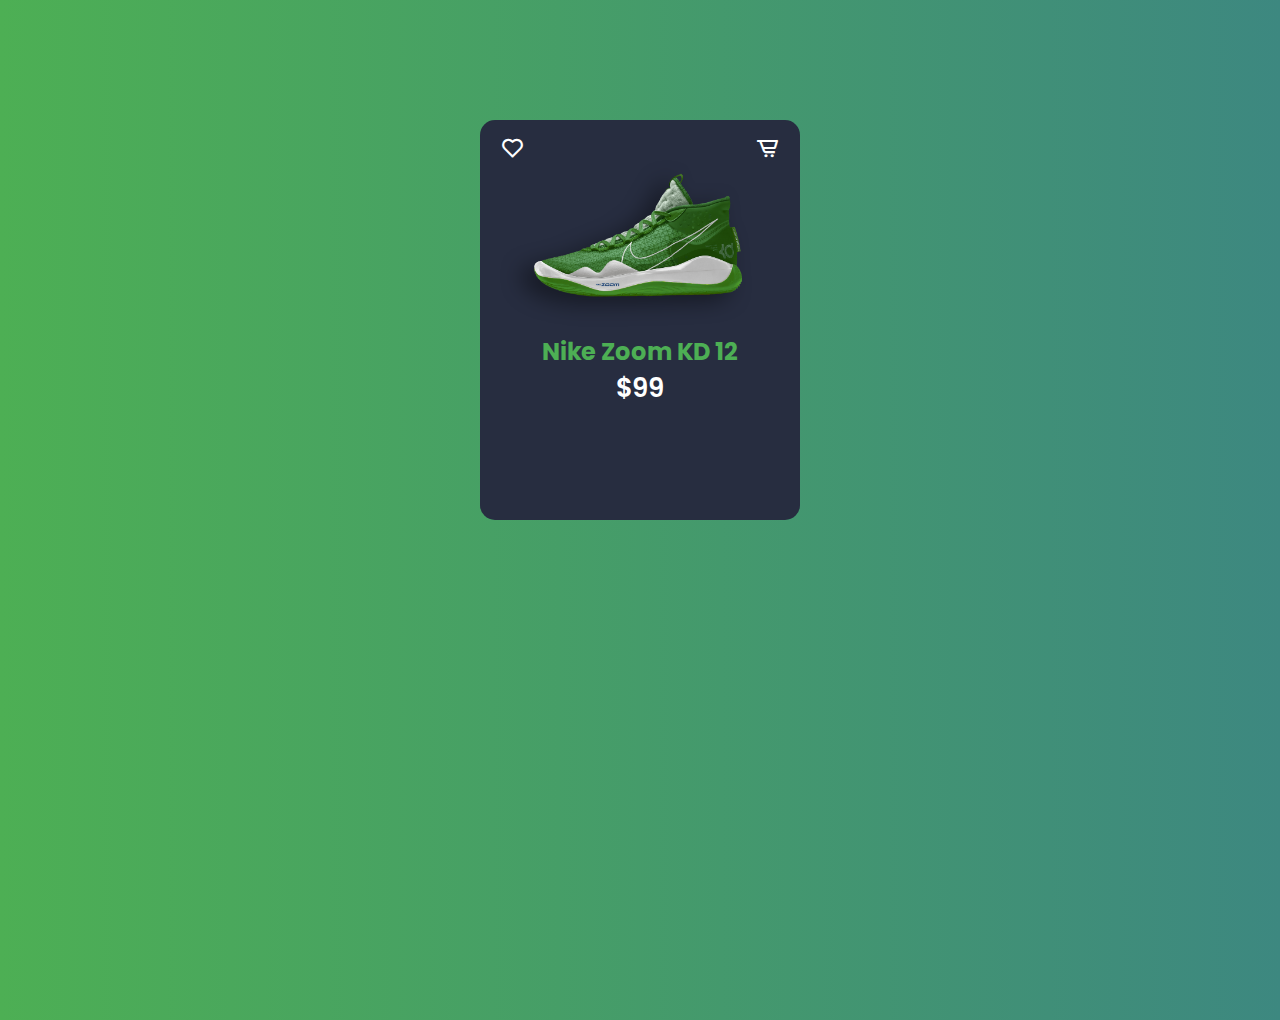
<file: Day-1-Product-Card/index.html>
<!DOCTYPE html>
<html lang="en">
	<head>
		<meta charset="UTF-8" />
		<meta http-equiv="X-UA-Compatible" content="IE=edge" />
		<meta name="viewport" content="width=device-width, initial-scale=1.0" />
		<title>Product Card</title>
		<link href='https://unpkg.com/boxicons@2.0.9/css/boxicons.min.css' rel='stylesheet'>
		<link rel="stylesheet" href="style.css" />
	</head>
	<body>
		<div class="card">
			<span class="like"><i class='bx bx-heart'></i></span>
			<span class="cart"><i class='bx bx-cart-alt' ></i></span>
			<div class="card__img">
				<img src="Nike Zoom KD 12.png" alt="" />
			</div>
			<h2 class="card__title">Nike Zoom KD 12</h2>
			<p class="card__price">$99</p>
			<div class="card__size">
				<h3>Size:</h3>
				<span>6</span>
				<span>7</span>
				<span>8</span>
				<span>9</span>
			</div>
			<div class="card__color">
				<h3>Color:</h3>
				<span class="green"></span>
				<span class="red"></span>
				<span class="black"></span>
			</div>
			<div class="card__action">
				<button>Buy now</button>
				<button>Add cart</button>
			</div>
		</div>
	</body>
</html>
</file>
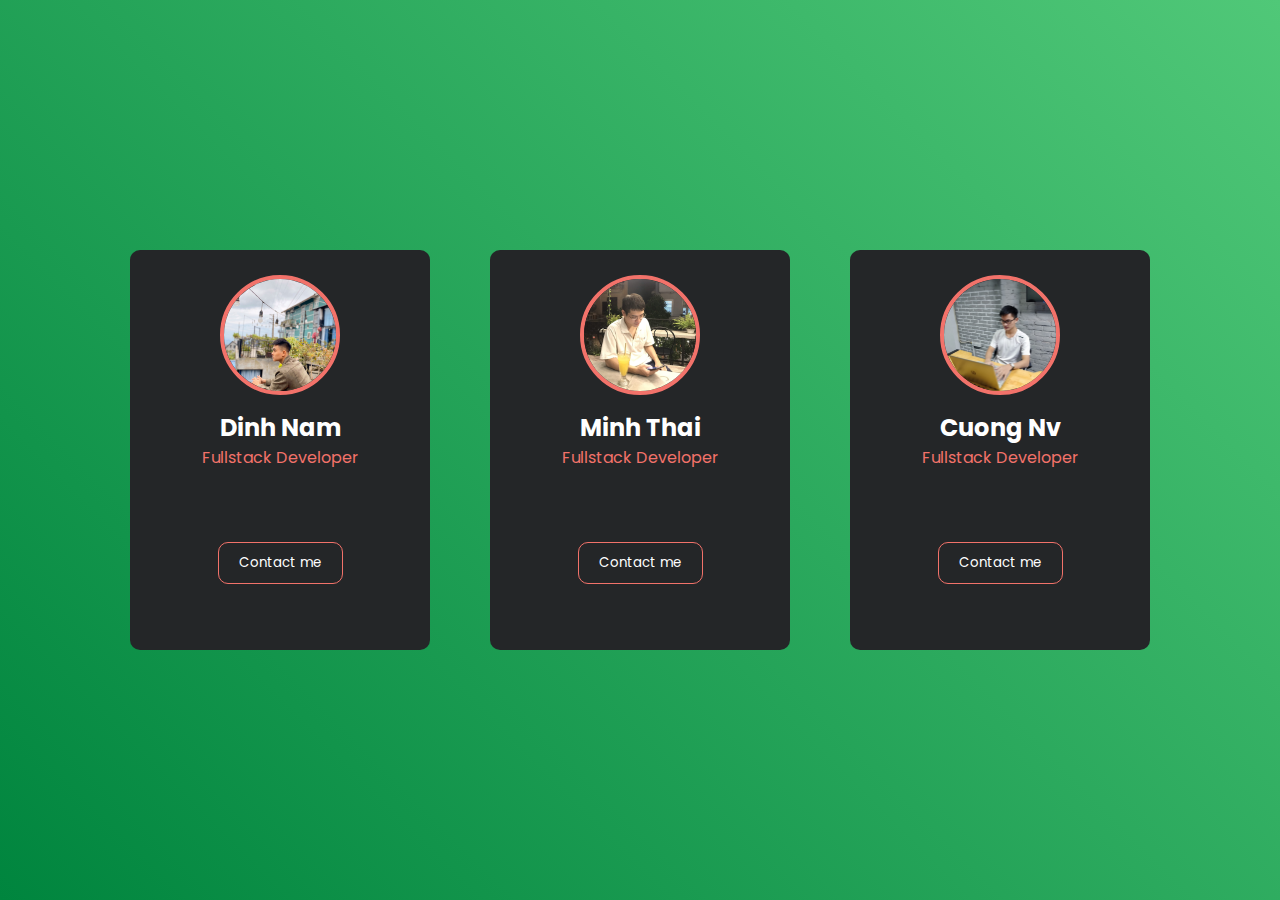
<file: Day-2-Profile-Card/index.html>
<!DOCTYPE html>
<html lang="en">
  <head>
    <meta charset="UTF-8" />
    <meta http-equiv="X-UA-Compatible" content="IE=edge" />
    <meta name="viewport" content="width=device-width, initial-scale=1.0" />
    <title>Profile Card</title>
    <link
      rel="stylesheet"
      href="https://cdnjs.cloudflare.com/ajax/libs/font-awesome/6.0.0-beta2/css/all.min.css"
      integrity="sha512-YWzhKL2whUzgiheMoBFwW8CKV4qpHQAEuvilg9FAn5VJUDwKZZxkJNuGM4XkWuk94WCrrwslk8yWNGmY1EduTA=="
      crossorigin="anonymous"
      referrerpolicy="no-referrer"
    />
    <link rel="stylesheet" href="style.css" />
  </head>
  <body>
    <div class="card">
      <div class="card__img">
        <img src="aNam.jpg" alt="" />
      </div>
      <h2>Dinh Nam</h2>
      <p>Fullstack Developer</p>
      <div class="card__social">
        <a target="_black" href="https://www.facebook.com/nam.nodemy">
          <i class="fab fa-facebook-f"></i>
        </a>
        <a target="_black" href="https://www.youtube.com/c/Nodemy">
          <i class="fab fa-youtube"></i>
        </a>
        <a target="_black" href="https://www.tiktok.com/@manindev">
          <i class="fab fa-tiktok"></i>
        </a>
        <a
          target="_black"
          href="https://github.com/namndwebdev/html-css-js-thuc-chien"
        >
          <i class="fab fa-github"></i>
        </a>
      </div>
      <button>Contact me</button>
    </div>
    <div class="card">
      <div class="card__img">
        <img src="aThai.jpg" alt="" />
      </div>
      <h2>Minh Thai</h2>
      <p>Fullstack Developer</p>
      <div class="card__social">
        <a target="_black" href="https://www.facebook.com/minhthai.hoang.3">
          <i class="fab fa-facebook-f"></i>
        </a>
        <a target="_black" href="https://www.youtube.com/c/Nodemy">
          <i class="fab fa-youtube"></i>
        </a>
        <a target="_black" href="https://www.tiktok.com/@manindev">
          <i class="fab fa-tiktok"></i>
        </a>
        <a
          target="_black"
          href="https://github.com/namndwebdev/html-css-js-thuc-chien"
        >
          <i class="fab fa-github"></i>
        </a>
      </div>
      <button>Contact me</button>
    </div>
    <div class="card">
      <div class="card__img">
        <img src="Cuong.jpg" alt="" />
      </div>
      <h2>Cuong Nv</h2>
      <p>Fullstack Developer</p>
      <div class="card__social">
        <a target="_black" href="https://www.facebook.com/CuongNv.2002/">
          <i class="fab fa-facebook-f"></i>
        </a>
        <a target="_black" href="https://www.youtube.com/c/Nodemy">
          <i class="fab fa-youtube"></i>
        </a>
        <a target="_black" href="https://www.tiktok.com/@manindev">
          <i class="fab fa-tiktok"></i>
        </a>
        <a
          target="_black"
          href="https://github.com/namndwebdev/html-css-js-thuc-chien"
        >
          <i class="fab fa-github"></i>
        </a>
      </div>
      <button>Contact me</button>
    </div>
  </body>
</html>
</file>
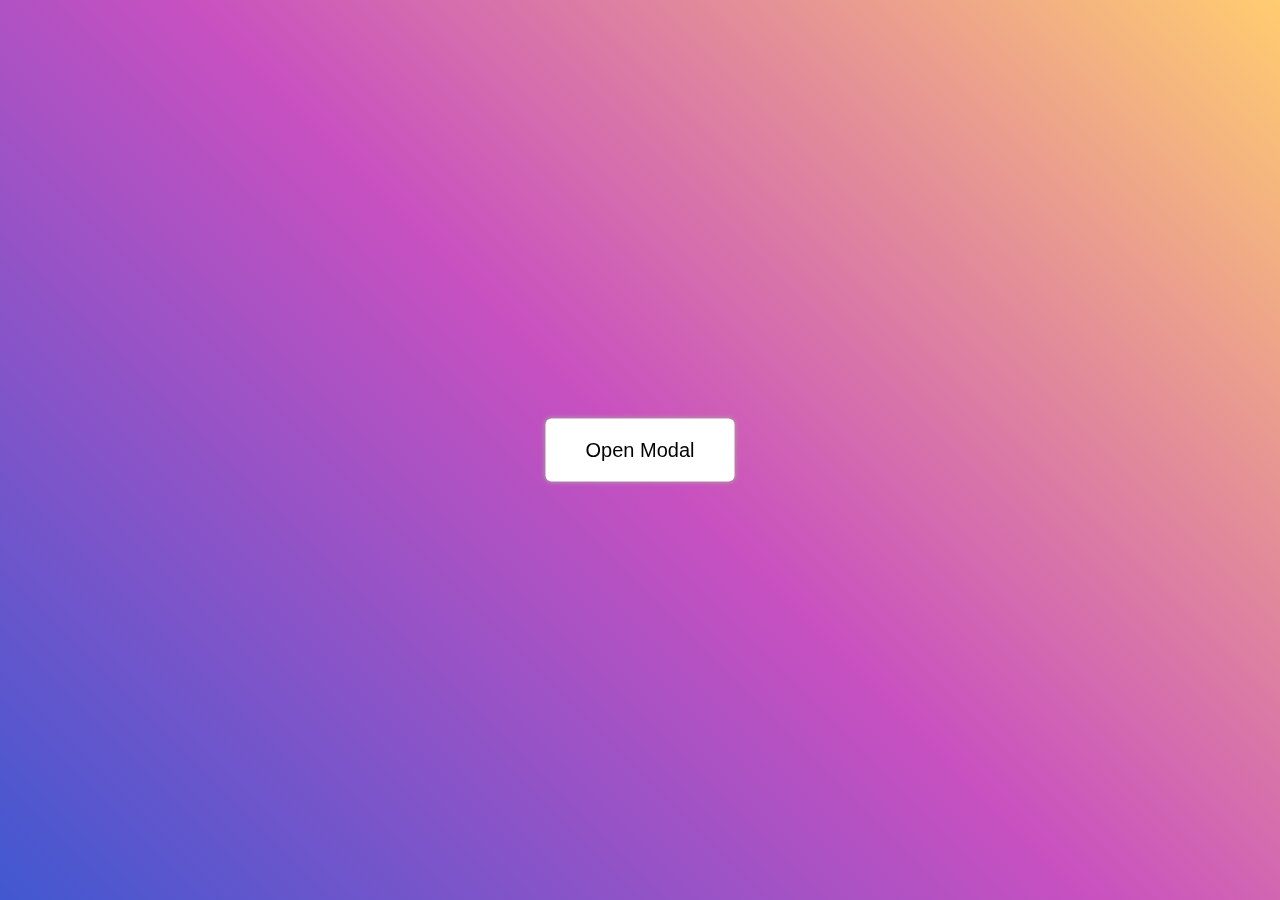
<file: Day-3-Create-Modal/index.html>
<!DOCTYPE html>
<html lang="en">
	<head>
		<meta charset="UTF-8" />
		<meta http-equiv="X-UA-Compatible" content="IE=edge" />
		<meta name="viewport" content="width=device-width, initial-scale=1.0" />
		<title>Create Modal</title>
		<link
			rel="stylesheet"
			href="https://cdnjs.cloudflare.com/ajax/libs/font-awesome/6.0.0-beta2/css/all.min.css"
			integrity="sha512-YWzhKL2whUzgiheMoBFwW8CKV4qpHQAEuvilg9FAn5VJUDwKZZxkJNuGM4XkWuk94WCrrwslk8yWNGmY1EduTA=="
			crossorigin="anonymous"
			referrerpolicy="no-referrer"
		/>

		<link rel="stylesheet" href="style.css" />
	</head>
	<body>
		<button class="open-modal-btn">Open Modal</button>
		<div class="modal hide">
			<div class="modal__inner">
				<div class="modal__header">
					<p>Welcome to Nodemy</p>
					<i class="fas fa-times"></i>
				</div>
				<div class="modal__body">
					<h2>Modal</h2>
					<p>Đây là phần body của modal</p>
				</div>
				<div class="modal__footer">
					<button>Close</button>
				</div>
			</div>
		</div>
		<script src="app.js"></script>
	</body>
</html>
</file>
<file: Day-1-Product-Card/style.css>
@import url('https://fonts.googleapis.com/css2?family=Poppins:wght@400;500;600&display=swap');

:root {
	--primary-color: #4daf54;
}

* {
	padding: 0;
	margin: 0;
	box-sizing: border-box;
}

body {
	font-family: 'Poppins', sans-serif;
	height: 100vh;
	background-image: linear-gradient(to right, #4daf54, #3d8880);
	overflow: hidden;
}

.card {
	margin: 120px auto;
	width: 320px;
	height: 400px;
	background-color: #272d40;
	border-radius: 15px;
	padding: 40px 20px;
	color: white;
	position: relative;
}

.card__img {
	width: 90%;
	transition: 0.5s;
}

img {
	width: 100%;
	height: 100%;
	object-fit: cover;
	object-position: center;
}

.card:hover .card__img {
	transform: translateY(-90px) rotate(-20deg);
}

.card__title {
	color: var(--primary-color);
	transition: 0.5s;
	text-align: center;
}

.card__price {
	font-weight: 600;
	font-size: 26px;
	transition: 0.5s;
	text-align: center;
}

.card:hover .card__title {
	transform: translate(-40px, -72px);
}

.card:hover .card__price {
	transform: translate(-112px, -72px);
}

.card__size,
.card__color,
.card__action {
	opacity: 0;
	visibility: hidden;
	transition: 0.5s;
}

.card__size {
	margin-top: 100px;
}

.card:hover .card__size {
	margin-top: -30px;
}

.card:hover .card__size,
.card:hover .card__color,
.card:hover .card__action {
	transition-delay: 0.2s;
	opacity: 1;
	visibility: visible;
}

.card__size,
.card__color {
	display: flex;
	align-items: center;
	margin-bottom: 15px;
}

.card__size h3,
.card__color h3 {
	font-weight: unset;
	margin-right: 12px;
}

.card__size span {
	padding: 2px 10px;
	background-color: #dadada;
	margin: 0 5px;
	border-radius: 5px;
	color: #272d40;
	cursor: pointer;
}

.card__color span {
	width: 20px;
	height: 20px;
	border-radius: 50%;
	margin: 0 5px;
    cursor: pointer;
}

.card__color span.green {
	background-color: green;
}
.card__color span.red {
	background-color: red;
}
.card__color span.black {
	background-color: black;
}

.card__action button {
	padding: 10px 20px;
	outline: none;
	border: none;
	background-color: var(--primary-color);
	border-radius: 5px;
	cursor: pointer;
	color: white;
	margin-right: 7px;
	font-weight: 600;
	transition: 0.25s;
}

.card__action button:hover {
	transform: scale(0.9);
}


.like, .cart {
	font-size: 25px;
	position: absolute;
	top: 12px;
	left: 20px;
	cursor: pointer;
	z-index: 2;
}

.cart {
	left: unset;
	right: 20px;
}
</file>
<file: Day-2-Profile-Card/style.css>
@import url('https://fonts.googleapis.com/css?family=Poppins:400,500,600,700&display=swap');

:root {
	--pink-color: #f2726a;
}

* {
	margin: 0;
	padding: 0;
	box-sizing: border-box;
	font-family: 'Poppins', sans-serif;
}

body {
	height: 100vh;
	background: linear-gradient(45deg, #00853e, #50c878);
	display: flex;
	justify-content: center;
	align-items: center;
}

.card {
	width: 300px;
	height: 400px;
	border-radius: 10px;
	text-align: center;
	background-color: #242628;
	overflow: hidden;
	margin: 0 30px;
}

.card__img {
	width: 120px;
	height: 120px;
	overflow: hidden;
	transition: 0.25s;
	margin: 0 auto;
	transform: translateY(25px);
	border-radius: 50%;
	border: 4px solid var(--pink-color);
	cursor: pointer;
}

.card__img:hover {
	width: 100%;
	height: 100%;
	border-radius: unset;
	border: unset;
	transform: unset;
}

img {
	width: 100%;
	height: 100%;
	object-fit: cover;
	object-position: center;
}

h2 {
	color: white;
	margin-top: 40px;
}

p {
	color: var(--pink-color);
}

.card__social a {
	text-decoration: none;
	color: white;
	margin: 25px 20px 40px;
	display: inline-block;
	font-size: 18px;
	transition: 0.25s;
}

.card__social a:hover {
	color: var(--pink-color);
}

button {
	outline: none;
	border: none;
	color: white;
	background-color: transparent;
	border: 1px solid var(--pink-color);
	padding: 10px 20px;
	border-radius: inherit;
	cursor: pointer;
	transition: 0.25s;
}

button:hover {
	background-color: var(--pink-color);
}
</file>
<file: Day-3-Create-Modal/style.css>
:root {
	--pink-color: #e26e70;
}

* {
	padding: 0;
	margin: 0;
	font-family: sans-serif;
	box-sizing: border-box;
}

body {
	background-image: linear-gradient(
		45deg,
		rgb(65, 88, 208) 0%,
		rgb(200, 80, 192) 50%,
		rgb(255, 204, 112) 100%
	);
	height: 100vh;
	overflow: hidden;
}

.open-modal-btn {
	position: fixed;
	top: 50%;
	left: 50%;
	transform: translate(-50%, -50%);
	outline: none;
	border: none;
	padding: 20px 40px;
	border-radius: 6px;
	font-size: 20px;
	cursor: pointer;
	box-shadow: 0 0 5px #aba4a4;
	background-color: #fff;
	transition: 0.25s;
}

.open-modal-btn:hover {
	background-color: rgba(255, 255, 255, 0.8);
}

.modal {
	position: absolute;
	top: 0;
	left: 0;
	width: 100vw;
	height: 100vh;
	background-color: rgba(0, 0, 0, 0.6);
}

.hide {
	display: none;
}

.modal__inner {
	width: 450px;
	background-color: #fff;
	border-radius: 5px;
	overflow: hidden;
	animation: showModal linear 0.2s;
	position: relative;
	margin: 200px auto;
	/* margin: 0px auto; */
}

@keyframes showModal {
	from {
		top: -200px;
		opacity: 0;
	}
	to {
		top: 0;
		opacity: 1;
	}
}

.modal__header {
	background-color: var(--pink-color);
	color: white;
	display: flex;
	align-items: center;
	justify-content: space-between;
	padding: 15px;
	font-size: 17px;
}

.modal__body	{
	padding: 15px;
}

.modal__body h2 {
	color: var(--pink-color);
	margin-bottom: 10px;
}

.modal__footer {
	padding: 15px;
	text-align: right;
}

.modal__footer button {
	outline: none;
	border: none;
	padding: 10px 20px;
	background-color: var(--pink-color);
	color: white;
	border-radius: 6px;
	cursor: pointer;
}

i {
	cursor: pointer;
	font-size: 18px;
}
</file>
